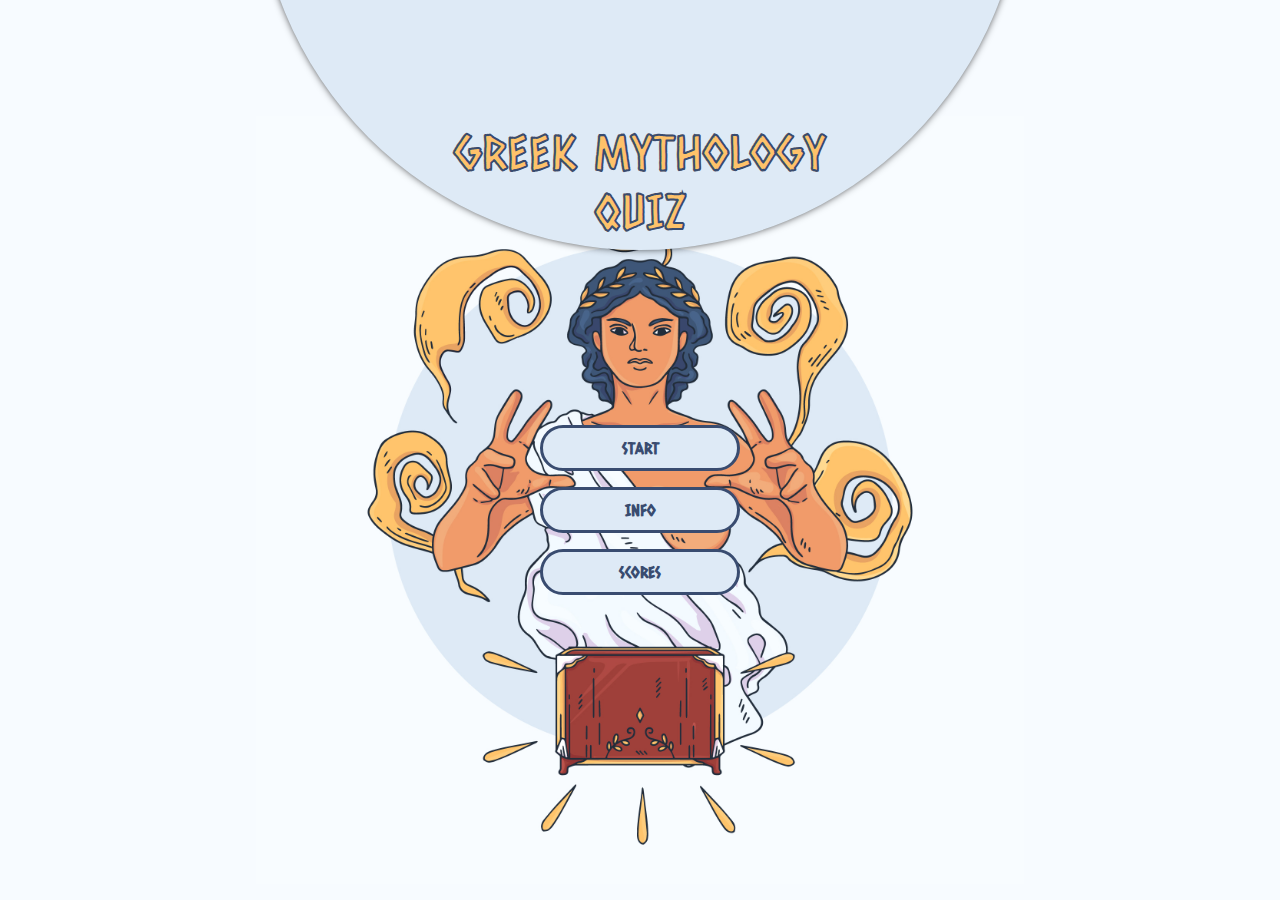
<file: index.html>
<!DOCTYPE html>
<html lang="en">

<head>
    <meta charset="UTF-8">
    <meta http-equiv="X-UA-Compatible" content="IE=edge">
    <meta name="viewport" content="width=device-width, initial-scale=1.0">
    <title>Home Page</title>
    <link rel="stylesheet" href="./assets/css/style.css">
    <link rel="icon" type="image/x-icon" href="./assets/images/favicon.png">
</head>

<body>
    <div class="main">
        <div class="section">
            <div class="header">
                <div class="hero">
                    <h1 class="title">GREEK MYTHOLOGY <br> QUIZ</h1>
                </div>
            </div>
            <div class="body">
                <img src="./assets/images/bg-image.jpg" alt="img">
                <div class="btns">
                    <a class="btn" href="./quiz.html">START</a>
                    <a class="btn" href="./info.html">INFO</a>
                    <a class="btn" href="./leaderboard.html">SCORES</a>
                </div>
            </div>
        </div>
    </div>
</body>

</html>
</file>
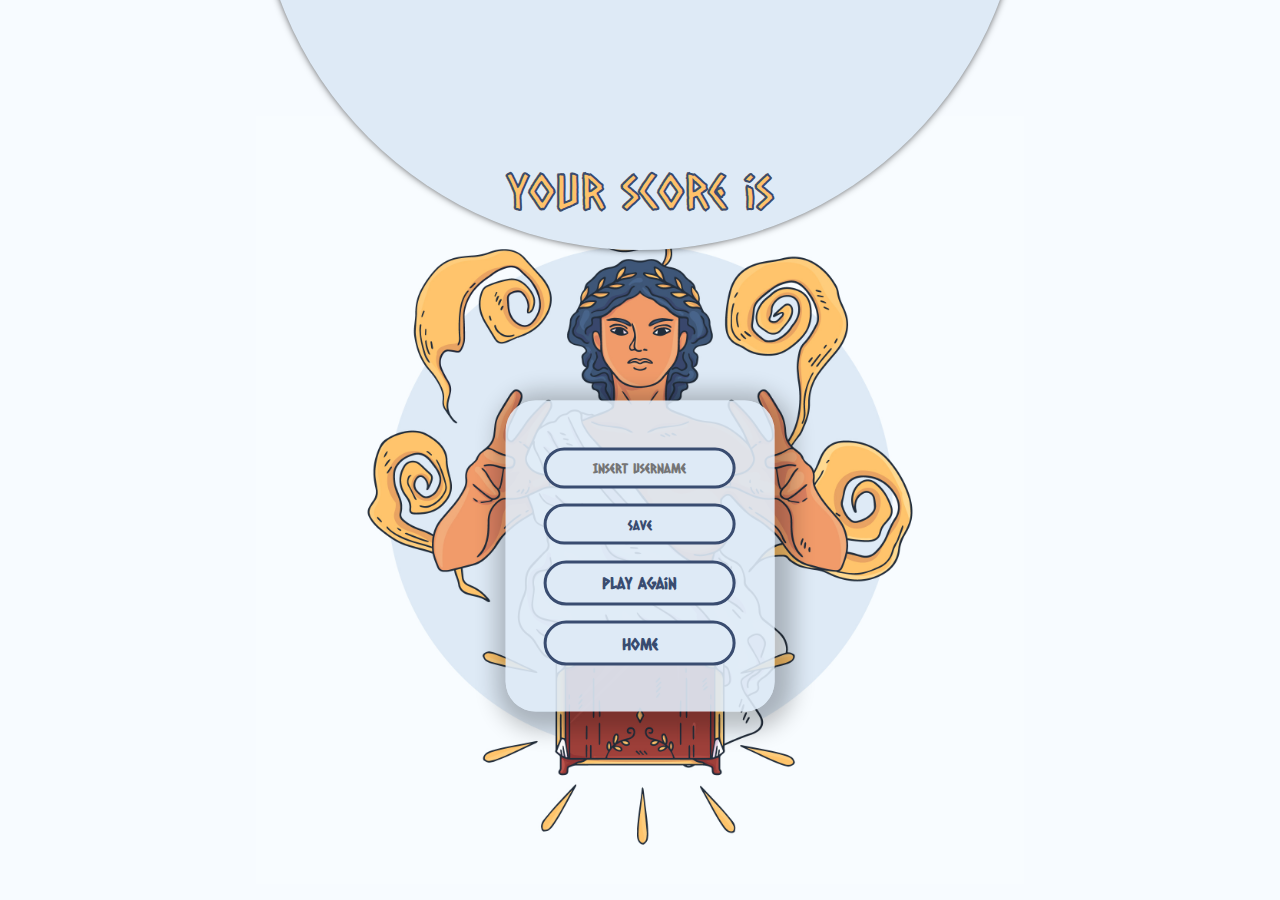
<file: end.html>
<!DOCTYPE html>
<html lang="en">

<head>
    <meta charset="UTF-8">
    <meta http-equiv="X-UA-Compatible" content="IE=edge">
    <meta name="viewport" content="width=device-width, initial-scale=1.0">
    <title>End Page</title>
    <link rel="stylesheet" href="./assets/css/style.css">
    <link rel="icon" type="image/x-icon" href="./assets/images/favicon.png">
</head>

<body>
    <div class="main">
        <div class="section">
            <div class="header">
                <div class="hero">
                    <h1 class="title">Your score is</h1>
                    <h2 id="finalScore" class="title score">0</h2>
                </div>
            </div>
            <div class="body">
                <img src="./assets/images/bg-image.jpg" alt="img">
                <div class="end-box">
                    <form action="/">
                        <input type="text" name="username" id="username" class="btn" placeholder="Insert username">
                        <button type="submit" class="btn" id="saveScoreBtn" onclick="saveHighScore(event)" disabled>Save</button>
                    </form>
                    <a class="btn" href="./quiz.html">Play Again</a>
                    <a class="btn" href="./index.html">Home</a>
                </div>
            </div>
        </div>
    </div>
    
    <script src="./assets/js/end.js"></script>
</body>

</html>
</file>
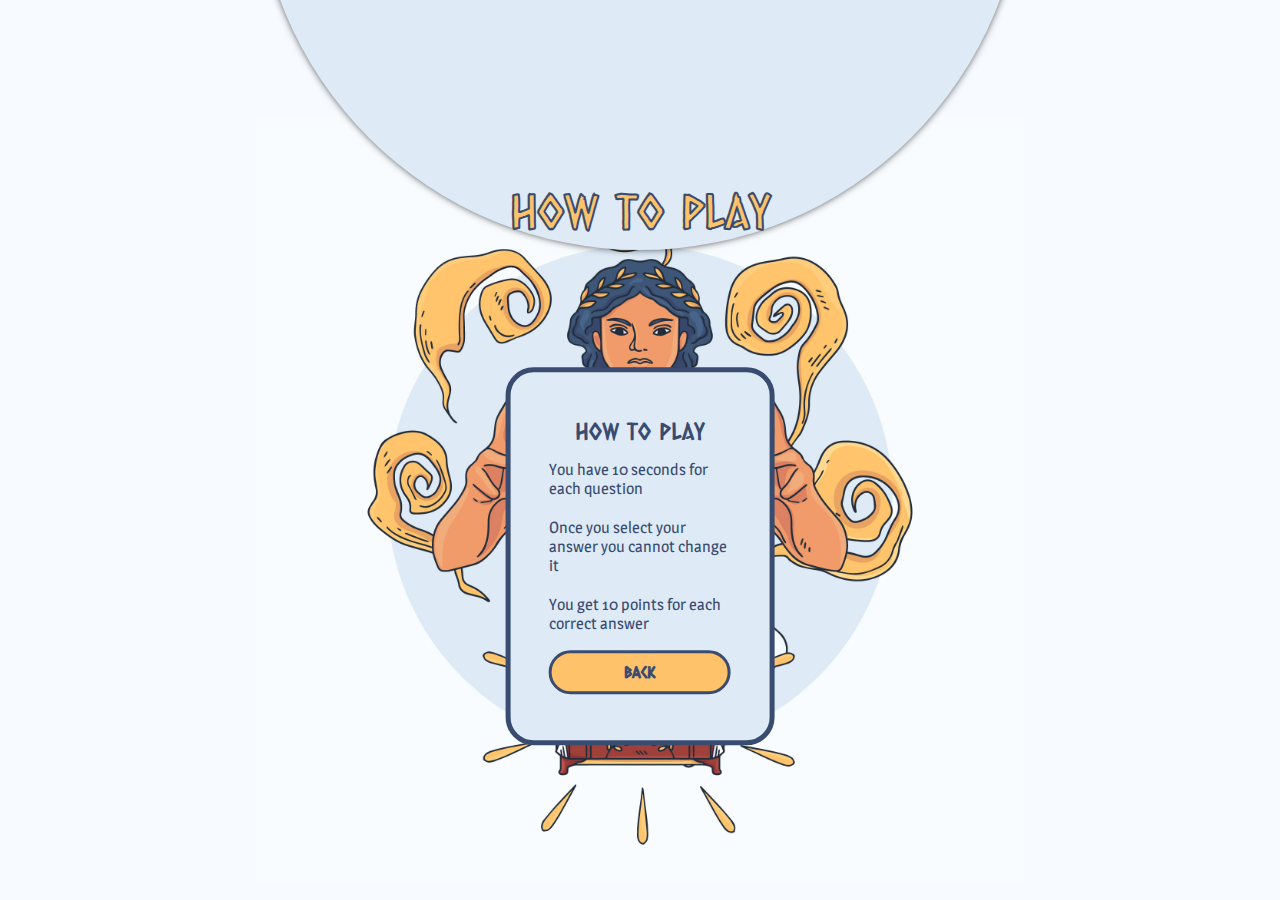
<file: info.html>
<!DOCTYPE html>
<html lang="en">

<head>
    <meta charset="UTF-8">
    <meta http-equiv="X-UA-Compatible" content="IE=edge">
    <meta name="viewport" content="width=device-width, initial-scale=1.0">
    <title>Home Page</title>
    <link rel="stylesheet" href="./assets/css/style.css">
    <link rel="icon" type="image/x-icon" href="./assets/images/favicon.png">
</head>

<body>
    <div class="main">
        <div class="section">
            <div class="header">
                <div class="hero">
                    <h1 class="title">How to play</h1>
                </div>
            </div>
            <div class="body">
                <img src="./assets/images/bg-image.jpg" alt="img">
                <div class="rules">
                   <h2>How to play</h2>
                   <p>You have 10 seconds for each question</p>
                   <p>Once you select your answer you cannot change it</p>
                   <p>You get 10 points for each correct answer</p>
                   <a class="btn" href="./index.html">BACK</a>
                </div>
            </div>
        </div>
    </div>
</body>

</html>
</file>
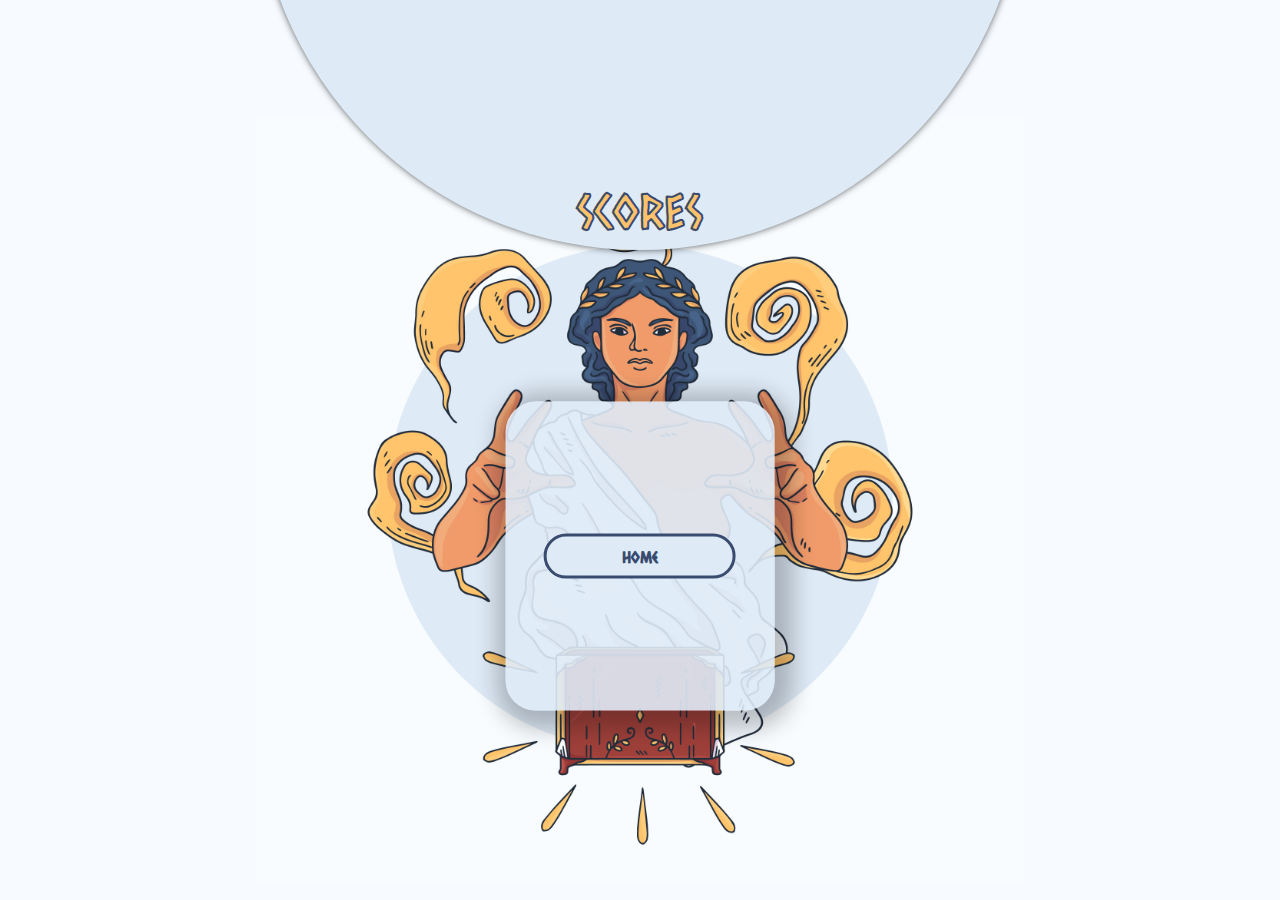
<file: leaderboard.html>
<!DOCTYPE html>
<html lang="en">

<head>
    <meta charset="UTF-8">
    <meta http-equiv="X-UA-Compatible" content="IE=edge">
    <meta name="viewport" content="width=device-width, initial-scale=1.0">
    <title>End Page</title>
    <link rel="stylesheet" href="./assets/css/style.css">
    <link rel="icon" type="image/x-icon" href="./assets/images/favicon.png">
</head>

<body>
    <div class="main">
        <div class="section">
            <div class="header">
                <div class="hero">
                    <h1 class="title">SCORES</h1>
                </div>
            </div>
            <div class="body" id="highScores">
                <img src="./assets/images/bg-image.jpg" alt="img">
                <div class="score-table" id="finalScore">
                   
                    <ol id="highScoresList">
                        <li>Tom</li>
                    </ol>
                    <a class="btn" href="./index.html">Home</a>
                </div>
            </div>
        </div>
    </div>
    <script src="./assets/js/highScoreList.js"></script>
</body>

</html>
</file>
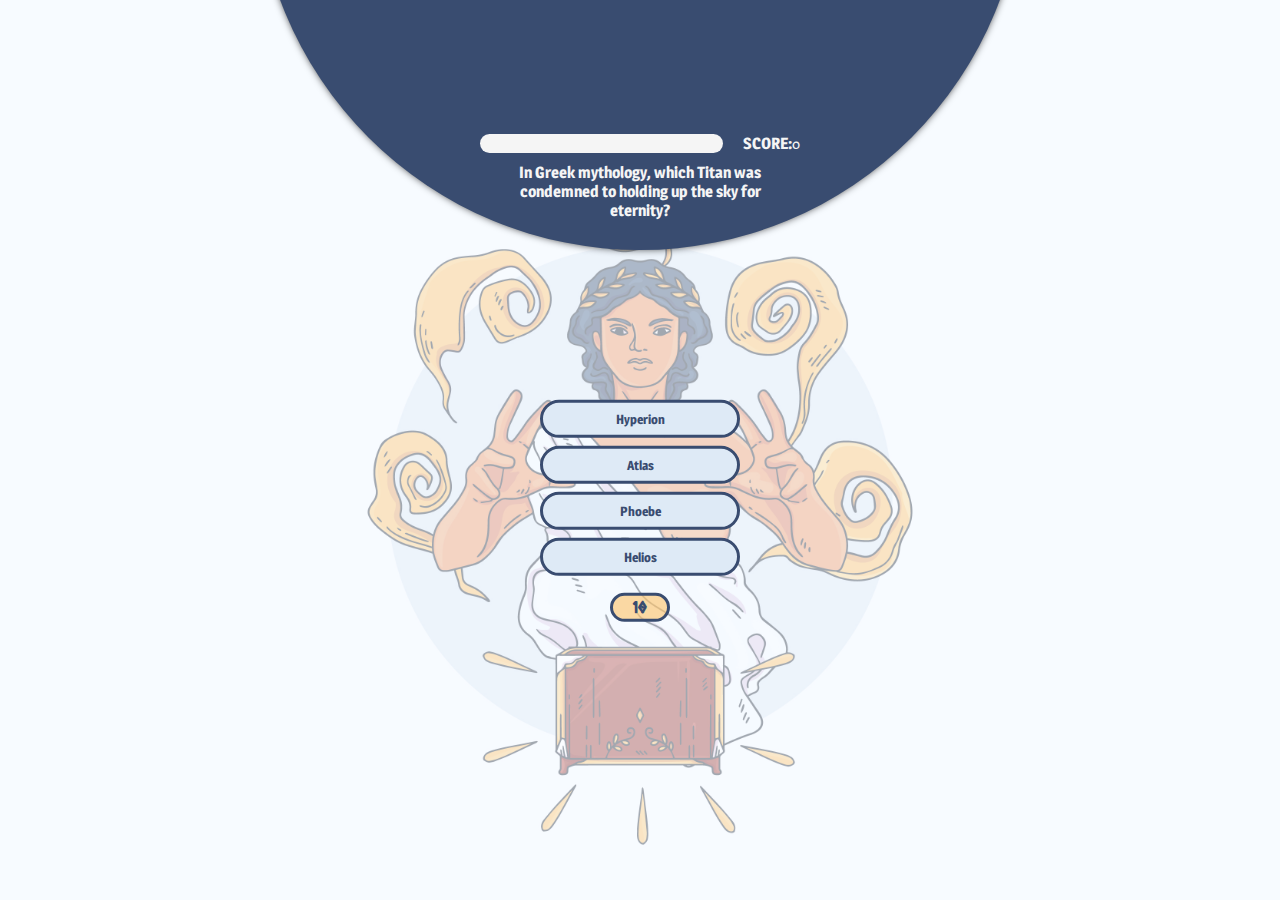
<file: quiz.html>
<!DOCTYPE html>
<html lang="en">

<head>
    <meta charset="UTF-8">
    <meta http-equiv="X-UA-Compatible" content="IE=edge">
    <meta name="viewport" content="width=device-width, initial-scale=1.0">
    <title>Greek Mythology Quiz</title>
    <link rel="stylesheet" href="./assets/css/style.css">
    <link rel="icon" type="image/x-icon" href="./assets/images/favicon.png">
</head>

<body>
    <div class="main">
        <div class="section">
            <div class="header">
                <div class="hero dark">
                    <div class="progress">
                        <div class="progressBar">
                            <div class="progressBarFull"></div>
                        </div>
                        <div class="info">
                            <h4>SCORE:</h4>
                            <p class="score">0</p>
                        </div>
                    </div>
                    <p class="text" id="question">
                        In Greek Mythology who formed and shaped dreams?
                    </p>
                </div>
            </div>
            <div class="body opacity">
                <img src="./assets/images/bg-image.jpg" alt="img">
                <div class="positioned-container">
                    <div class="btns-container">
                        <button class="btn choice" data-number="1">A. Answer</button>
                        <button class="btn choice" data-number="2">B. Answer</button>
                        <button class="btn choice" data-number="3">C. Answer</button>
                        <button class="btn choice" data-number="4">D. Answer</button>
                    </div>
                    <div class="timer-container">
                        <span class="btn next timer">10</span>
                    </div>
                </div>
            </div>
        </div>
    </div>
    <script src="./assets/js/game.js"></script>
</body>

</html>
</file>
<file: assets/css/style.css>
@import url('https://fonts.googleapis.com/css2?family=Caesar+Dressing&family=Magra:wght@700&display=swap');

* {
    padding: 0;
    -webkit-box-sizing: border-box;
            box-sizing: border-box;
    margin: 0;
}

body {
    background-color: #F7FBFF;
    overflow: hidden;
}

.main {
    width: 100%;
    overflow: hidden;
    position: relative;
}

.section {
    width: 100%;
    height: 100vh;
    display: -webkit-box;
    display: -ms-flexbox;
    display: flex;
    -webkit-box-align: center;
        -ms-flex-align: center;
            align-items: center;
    -webkit-box-orient: vertical;
    -webkit-box-direction: normal;
        -ms-flex-direction: column;
            flex-direction: column;
}

.header {
    width: 100%;
    height: 30vh;
    display: -webkit-box;
    display: -ms-flexbox;
    display: flex;
    -webkit-box-pack: end;
        -ms-flex-pack: end;
            justify-content: flex-end;
    -webkit-box-align: center;
        -ms-flex-align: center;
            align-items: center;
    -webkit-box-orient: vertical;
    -webkit-box-direction: normal;
        -ms-flex-direction: column;
            flex-direction: column;
    overflow: hidden;
    position: relative;
    padding-bottom: 20px;
}

.hero {
    position: absolute;
    height: 768px;
    width: 768px;
    border-radius: 50%;
    background-color: #DEEAF6;
    display: -webkit-box;
    display: -ms-flexbox;
    display: flex;
    -webkit-box-pack: end;
        -ms-flex-pack: end;
            justify-content: flex-end;
    -webkit-box-align: center;
        -ms-flex-align: center;
            align-items: center;
    -webkit-box-orient: vertical;
    -webkit-box-direction: normal;
        -ms-flex-direction: column;
            flex-direction: column;
    -webkit-box-shadow: 0 0 8px -2px black;
            box-shadow: 0 0 8px -2px black;
    z-index: 1;
}

.title {
    font-family: 'Caesar Dressing', cursive;
    text-align: center;
    padding: 10px;
    color: #FEC26A;
    -webkit-text-stroke-width: .5px;
    -webkit-text-stroke-color: #394C70;
    font-size: 300%;
}

.body {
    max-width: 768px;
    margin: 0 auto;
    position: relative;
    margin-top: -12%;
    width: 100%;
}

.body img {
    width: 100%;
}

.positioned-container,
.btns {
    position: absolute;
    top: 51%;
    left: 50%;
    -webkit-transform: translate(-50%, -50%);
        -ms-transform: translate(-50%, -50%);
            transform: translate(-50%, -50%);
    display: -webkit-box;
    display: -ms-flexbox;
    display: flex;
    -webkit-box-pack: center;
        -ms-flex-pack: center;
            justify-content: center;
    -webkit-box-align: center;
        -ms-flex-align: center;
            align-items: center;
    -webkit-box-orient: vertical;
    -webkit-box-direction: normal;
        -ms-flex-direction: column;
            flex-direction: column;
    width: 30%;
    max-width: 200px;
}

.timer-container {
    padding-top: 10px;
}

.timer {
    display: -webkit-inline-box;
    display: -ms-inline-flexbox;
    display: inline-flex;
    width: 27px;
    display: -webkit-box;
    display: -ms-flexbox;
    display: flex;
    -webkit-box-align: center;
        -ms-flex-align: center;
            align-items: center;
    -webkit-box-pack: center;
        -ms-flex-pack: center;
            justify-content: center;
}

.btn {
    padding: 5%;
    border: 3px solid #394C70;
    color: #394C70;
    border-radius: 30px;
    outline: none;
    background-color: #DEEAF6;
    font-weight: 800;
    font-family: 'Caesar Dressing', cursive;
    max-width: 200px;
    min-width: 60px;
    width: 100%;
    margin: 4% 0;
    cursor: pointer;
    -webkit-transition: .3s all ease-in-out;
    -o-transition: .3s all ease-in-out;
    transition: .3s all ease-in-out;
    text-align: center;
    text-decoration: none;
}

.correct {
    background-color: #DEF6E8;
}

.incorrect {
    background-color: #F6DEDE;
}

.next {
    width: -webkit-fit-content;
    width: -moz-fit-content;
    width: fit-content;
    padding: 3% 20px;
    background-color: #fec36a9d;
}

.choice {
    margin: 2% 0;
    padding: 4% 15px;
    font-family: 'Magra', sans-serif;
    min-width: 150px;
    text-align: center;
}

.btn:hover {
    -webkit-transform: scale(1.1);
        -ms-transform: scale(1.1);
            transform: scale(1.1);
    -webkit-box-shadow: 0 0 8px -2px black;
            box-shadow: 0 0 8px -2px black;
}

.opacity img {
    opacity: .4;
}

.dark {
    background-color: #394C70;
    padding-bottom: 30px;
}

.progress {
    display: -webkit-box;
    display: -ms-flexbox;
    display: flex;
    -webkit-box-pack: center;
        -ms-flex-pack: center;
            justify-content: center;
    -webkit-box-align: center;
        -ms-flex-align: center;
            align-items: center;
    width: 100%;
    max-width: 320px;
}

.info {
    display: -webkit-box;
    display: -ms-flexbox;
    display: flex;
    -webkit-box-pack: center;
        -ms-flex-pack: center;
            justify-content: center;
    -webkit-box-align: center;
        -ms-flex-align: center;
            align-items: center;
    font-family: 'Magra', sans-serif;
    color: whitesmoke;
    margin-left: 20px;
}

.info p {
    font-size: 14px;
    font-weight: 500;
}

.progressBar {
    position: relative;
    -webkit-box-flex: 1;
        -ms-flex: 1;
            flex: 1;
    width: 15rem;
    height: 100%;
    border-radius: 20px;
    overflow: hidden;
    background-color: whitesmoke;
}

.progressBarFull {
    height: 100%;
    background-color: #FEC26A;
    width: 0%;
}

.text {
    font-weight: 800;
    color: whitesmoke;
    font-family: 'Magra', sans-serif;
    margin-top: 10px;
    max-width: 300px;
    text-align: center;
}

.rules {
    position: absolute;
    top: 57%;
    left: 50%;
    -webkit-transform: translate(-50%, -50%);
        -ms-transform: translate(-50%, -50%);
            transform: translate(-50%, -50%);
    display: -webkit-box;
    display: -ms-flexbox;
    display: flex;
    -webkit-box-pack: center;
        -ms-flex-pack: center;
            justify-content: center;
    -webkit-box-align: center;
        -ms-flex-align: center;
            align-items: center;
    -webkit-box-orient: vertical;
    -webkit-box-direction: normal;
        -ms-flex-direction: column;
            flex-direction: column;
    width: 35%;
    max-width: 500px;
    background: #DEEAF6;
    border: 5px solid #394C70;
    border-radius: 28px;
    padding: 5%;

}

.rules h2 {
    font-family: 'Caesar Dressing', cursive;
    font-weight: 400;
    text-align: center;
    color: #394C70;
    margin: 5px;
    width: 100%;
}

.rules p {
    color: #394C70;
    margin: 10px;
    width: 100%;
    font-family: 'Magra', sans-serif;
}

.rules a {
    background-color: #FEC26A
}

.end-box,
.score-table {
    position: absolute;
    top: 57%;
    left: 50%;
    -webkit-transform: translate(-50%, -50%);
        -ms-transform: translate(-50%, -50%);
            transform: translate(-50%, -50%);
    display: -webkit-box;
    display: -ms-flexbox;
    display: flex;
    -webkit-box-pack: center;
        -ms-flex-pack: center;
            justify-content: center;
    -webkit-box-align: center;
        -ms-flex-align: center;
            align-items: center;
    -webkit-box-orient: vertical;
    -webkit-box-direction: normal;
        -ms-flex-direction: column;
            flex-direction: column;
    width: 35%;
    max-width: 500px;
    padding: 5%;
    background: rgba(222, 234, 246, 0.9);
    -webkit-box-shadow: 5px 5px 22px 13px rgba(0, 0, 0, 0.24);
            box-shadow: 5px 5px 22px 13px rgba(0, 0, 0, 0.24);
    border-radius: 30px;
    min-height: 40%;
}

.high-score {
    color: #394C70;
    font-family: 'Magra', sans-serif;
    font-size: x-large;
    margin-bottom: 1vh;
}

.disabled button {
    pointer-events: none !important;
}

@media(max-width:768px) {
    .body {
        margin-top: -22%
    }

    .btns {
        width: 25%;
        top: 51%;
    }

    .rules {
        width: 40%;
    }

    .body img {
        -webkit-transform: scale(1.2);
            -ms-transform: scale(1.2);
                transform: scale(1.2);
        margin-top: 8%;
    }

    .btns-container button:focus {
        -webkit-transform: scale(1.1);
            -ms-transform: scale(1.1);
                transform: scale(1.1);
        -webkit-box-shadow: 0 0 8px -2px black;
                box-shadow: 0 0 8px -2px black;
    }
}


@media(max-width:500px) {
    .body {
        -webkit-transform: scale(1.4);
            -ms-transform: scale(1.4);
                transform: scale(1.4);
        margin: auto;
    }

    .btns {
        width: 55%;
        top: 60%;
    }

    .rules {
        width: 65%;
        top: 40%;
    }

    .end-box,
    .score-table {
        width: 50%;
        top: 25vh;
    }

    .progressbar {
        width: 100%;
        -webkit-box-ordinal-group: 3;
            -ms-flex-order: 2;
                order: 2;
        max-width: 250px;
        margin-top: 10px;
    }

    .high-score {
        font-size: small;
    }

    .score-table a {
        -webkit-transform: scale(0.6);
            -ms-transform: scale(0.6);
                transform: scale(0.6);
    }

    .text {
        font-size: 2.4vh;

    }
}
</file>
